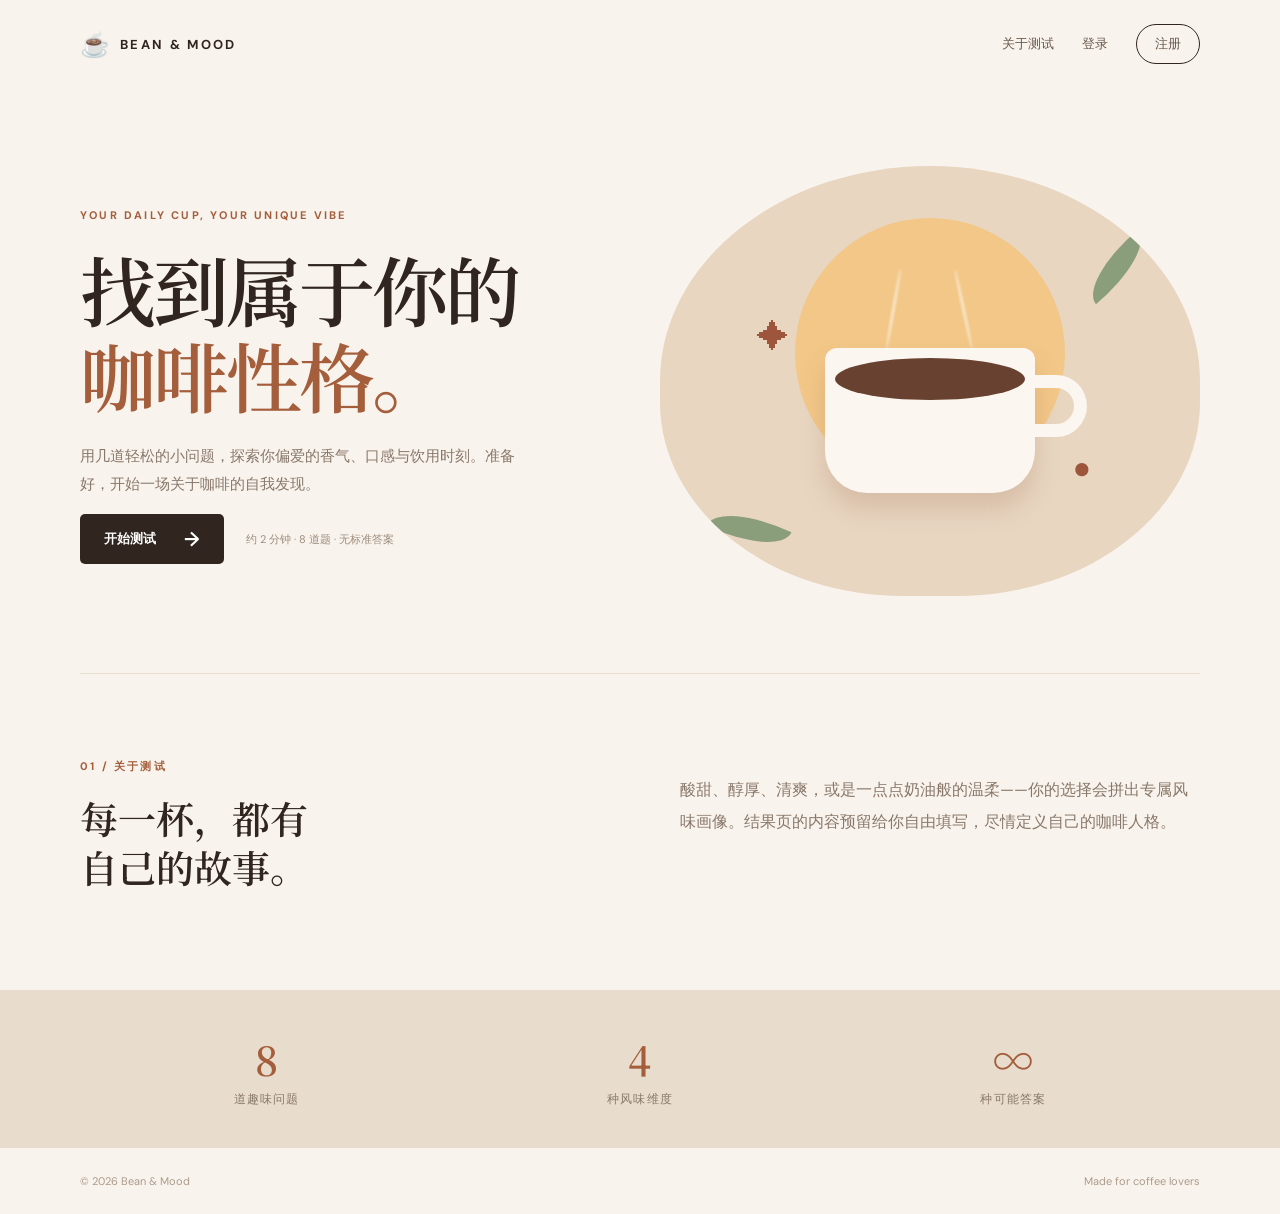
<file: index.html>
<!DOCTYPE html>
<html lang="zh-CN">
<head>
  <meta charset="UTF-8" />
  <meta name="viewport" content="width=device-width, initial-scale=1.0" />
  <title>Bean & Mood · 咖啡风味测试</title>
  <link rel="stylesheet" href="style.css" />
</head>
<body class="landing-page">
  <header class="site-header container">
    <a class="brand" href="index.html"><span class="brand-mark">☕</span><span>BEAN & MOOD</span></a>
    <nav class="nav-links"><a href="#about">关于测试</a><a href="login.html">登录</a><a class="nav-pill" href="register.html">注册</a></nav>
  </header>

  <main>
    <section class="hero container">
      <div class="hero-copy">
        <p class="eyebrow">YOUR DAILY CUP, YOUR UNIQUE VIBE</p>
        <h1>找到属于你的<br /><em>咖啡性格。</em></h1>
        <p class="hero-text">用几道轻松的小问题，探索你偏爱的香气、口感与饮用时刻。准备好，开始一场关于咖啡的自我发现。</p>
        <a class="primary-btn" href="quiz.html">开始测试 <span>→</span></a>
        <p class="meta-note">约 2 分钟 · 8 道题 · 无标准答案</p>
      </div>
      <div class="hero-art" aria-label="咖啡插画">
        <div class="sun"></div><div class="steam steam-1"></div><div class="steam steam-2"></div>
        <div class="cup"><div class="coffee"></div><div class="cup-handle"></div></div>
        <div class="bean bean-a">✦</div><div class="bean bean-b">•</div><div class="leaf leaf-a"></div><div class="leaf leaf-b"></div>
      </div>
    </section>
    <section id="about" class="intro container"><div><span class="section-label">01 / 关于测试</span><h2>每一杯，都有<br />自己的故事。</h2></div><p>酸甜、醇厚、清爽，或是一点点奶油般的温柔——你的选择会拼出专属风味画像。结果页的内容预留给你自由填写，尽情定义自己的咖啡人格。</p></section>
    <section class="feature-strip"><div class="container feature-grid"><div><strong>8</strong><span>道趣味问题</span></div><div><strong>4</strong><span>种风味维度</span></div><div><strong>∞</strong><span>种可能答案</span></div></div></section>
  </main>
  <footer class="site-footer container"><span>© 2026 Bean & Mood</span><span>Made for coffee lovers</span></footer>
</body>
</html>
</file>
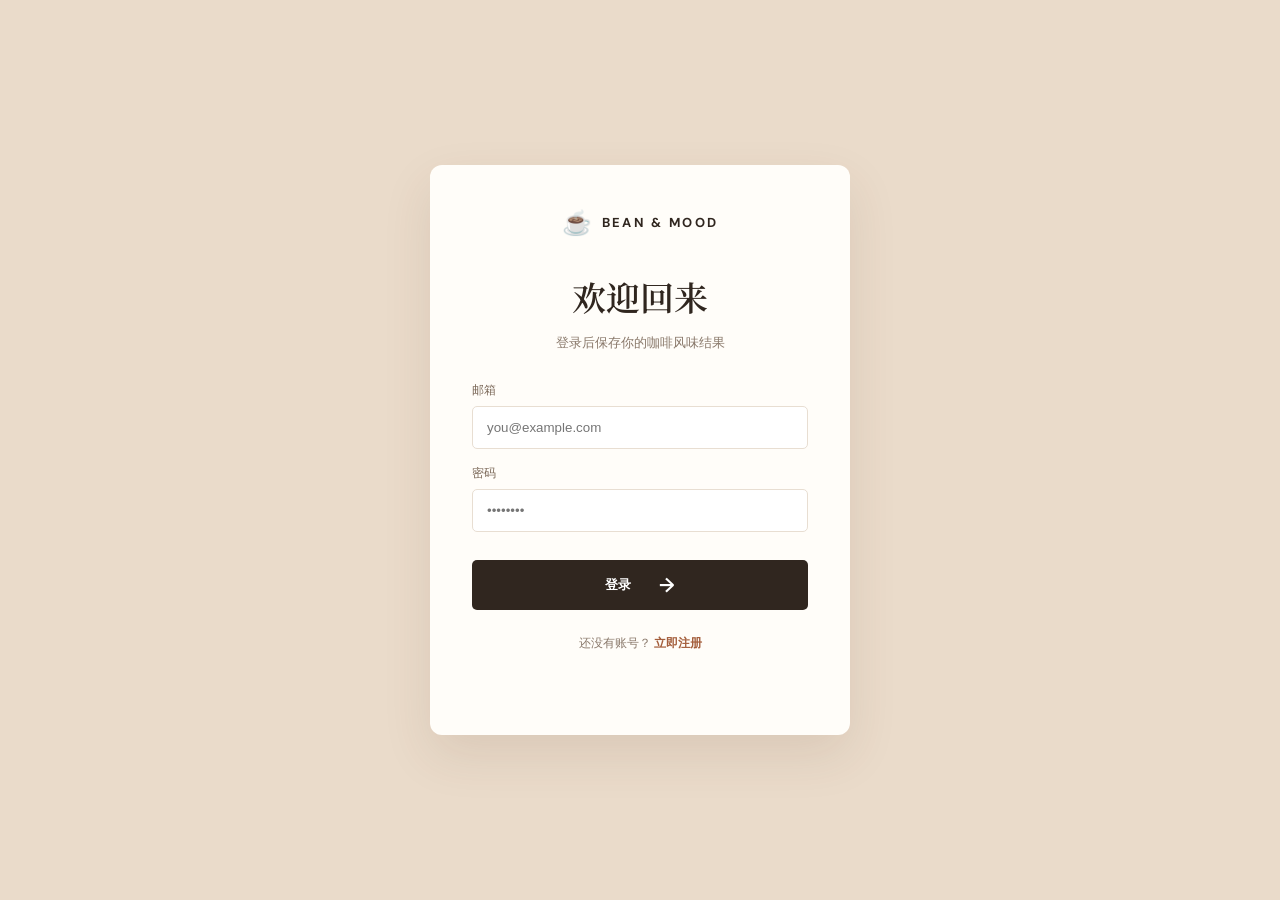
<file: login.html>
<!DOCTYPE html><html lang="zh-CN"><head><meta charset="UTF-8"/><meta name="viewport" content="width=device-width,initial-scale=1.0"/><title>登录 · Bean & Mood</title><link rel="stylesheet" href="style.css"/></head><body class="auth-page"><main class="auth-card"><a class="brand" href="index.html"><span class="brand-mark">☕</span><span>BEAN & MOOD</span></a><h1>欢迎回来</h1><p class="auth-subtitle">登录后保存你的咖啡风味结果</p><form id="loginForm"><label>邮箱<input type="email" id="loginEmail" placeholder="you@example.com" required/></label><label>密码<input type="password" id="loginPassword" placeholder="••••••••" required/></label><button class="primary-btn" type="submit">登录 <span>→</span></button></form><p class="switch-auth">还没有账号？ <a href="register.html">立即注册</a></p><p id="authMessage" class="auth-message"></p></main><script src="auth.js"></script></body></html>
</file>
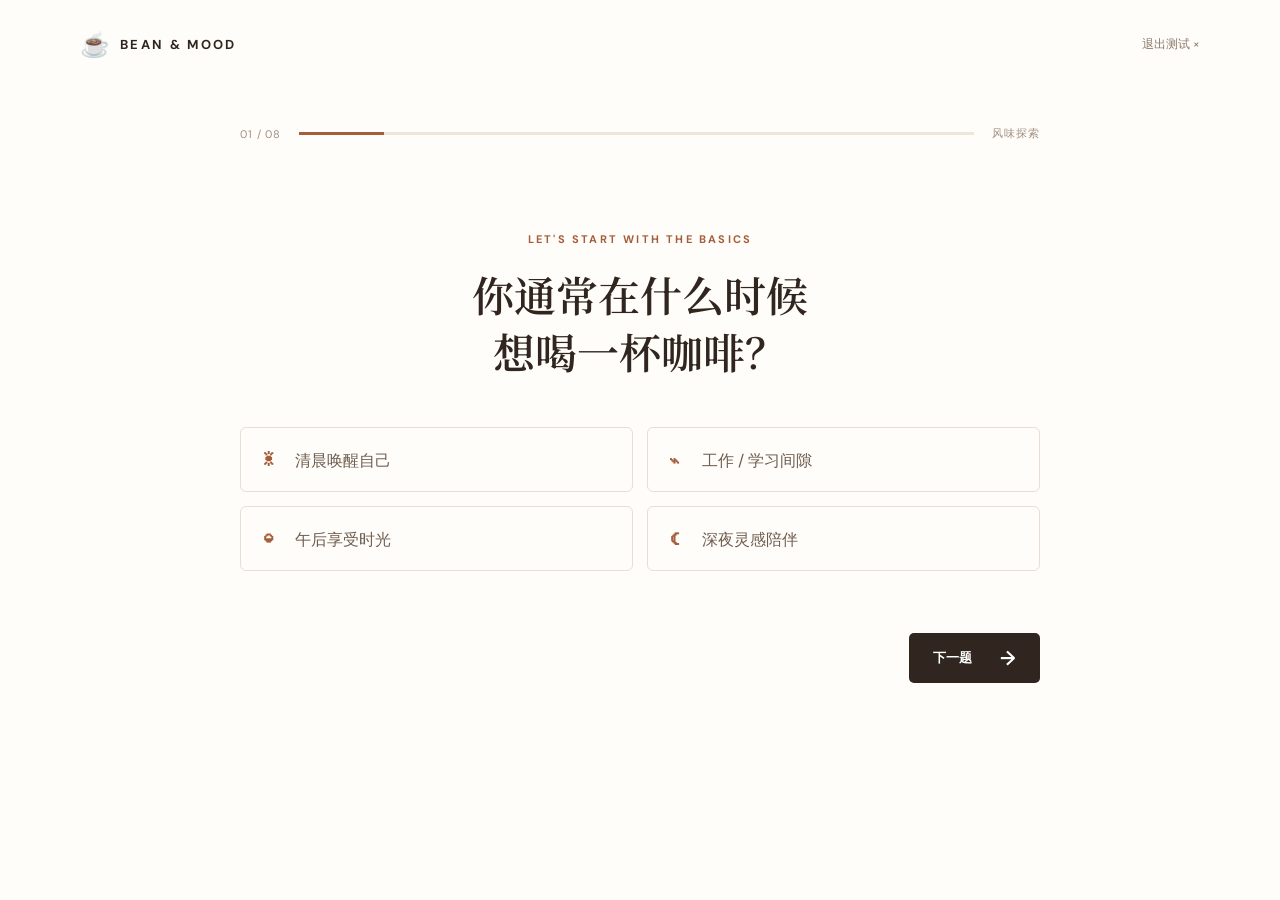
<file: quiz.html>
<!DOCTYPE html>
<html lang="zh-CN"><head><meta charset="UTF-8"/><meta name="viewport" content="width=device-width,initial-scale=1.0"/><title>风味测试 · Bean & Mood</title><link rel="stylesheet" href="style.css"/></head>
<body class="quiz-page"><header class="site-header container"><a class="brand" href="index.html"><span class="brand-mark">☕</span><span>BEAN & MOOD</span></a><a class="close-link" href="index.html">退出测试 ×</a></header>
<main class="quiz-shell container"><div class="progress-row"><span id="stepLabel">01 / 08</span><div class="progress-track"><div id="progressBar"></div></div><span>风味探索</span></div><form id="quizForm"><section class="question-card active"><p class="question-kicker">LET'S START WITH THE BASICS</p><h1>你通常在什么时候<br/>想喝一杯咖啡？</h1><div class="options"><label><input type="radio" name="q1" value="morning" required/><span><b>☀</b> 清晨唤醒自己</span></label><label><input type="radio" name="q1" value="work"/><span><b>⌁</b> 工作 / 学习间隙</span></label><label><input type="radio" name="q1" value="afternoon"/><span><b>◒</b> 午后享受时光</span></label><label><input type="radio" name="q1" value="night"/><span><b>☾</b> 深夜灵感陪伴</span></label></div></section>
<section class="question-card"><p class="question-kicker">TASTE PROFILE</p><h1>哪一种风味最让你<br/>心动？</h1><div class="options"><label><input type="radio" name="q2" value="fruity"/><span><b>✿</b> 明亮果香，酸甜清新</span></label><label><input type="radio" name="q2" value="nutty"/><span><b>◈</b> 坚果焦糖，醇厚温暖</span></label><label><input type="radio" name="q2" value="floral"/><span><b>❋</b> 花香茶感，优雅细腻</span></label><label><input type="radio" name="q2" value="chocolate"/><span><b>●</b> 黑巧克力，浓郁回甘</span></label></div></section>
<section class="question-card"><p class="question-kicker">YOUR PERFECT CUP</p><h1>你更偏爱哪种<br/>口感？</h1><div class="options"><label><input type="radio" name="q3" value="light"/><span><b>≈</b> 轻盈顺滑</span></label><label><input type="radio" name="q3" value="creamy"/><span><b>◌</b> 奶油般柔和</span></label><label><input type="radio" name="q3" value="bold"/><span><b>◆</b> 厚重饱满</span></label><label><input type="radio" name="q3" value="clean"/><span><b>＋</b> 干净利落</span></label></div></section>
<section class="question-card"><p class="question-kicker">A LITTLE RITUAL</p><h1>你的咖啡通常<br/>怎么喝？</h1><div class="options"><label><input type="radio" name="q4" value="black"/><span><b>◉</b> 黑咖啡，纯粹到底</span></label><label><input type="radio" name="q4" value="milk"/><span><b>☁</b> 加奶，温柔平衡</span></label><label><input type="radio" name="q4" value="sweet"/><span><b>✦</b> 加糖或风味糖浆</span></label><label><input type="radio" name="q4" value="iced"/><span><b>◇</b> 冰的，清爽优先</span></label></div></section>
<section class="question-card"><p class="question-kicker">SLOW DOWN</p><h1>理想的喝咖啡场景是？</h1><div class="options"><label><input type="radio" name="q5" value="alone"/><span><b>◒</b> 一个人安静发呆</span></label><label><input type="radio" name="q5" value="friends"/><span><b>♧</b> 和朋友聊天</span></label><label><input type="radio" name="q5" value="book"/><span><b>▤</b> 看书或听音乐</span></label><label><input type="radio" name="q5" value="outdoor"/><span><b>⌂</b> 在户外晒太阳</span></label></div></section>
<section class="question-card"><p class="question-kicker">TRY SOMETHING NEW</p><h1>面对咖啡菜单，<br/>你会怎么选？</h1><div class="options"><label><input type="radio" name="q6" value="familiar"/><span><b>✓</b> 点熟悉的，不踩雷</span></label><label><input type="radio" name="q6" value="recommend"/><span><b>♡</b> 听朋友推荐</span></label><label><input type="radio" name="q6" value="new"/><span><b>✧</b> 挑最特别的那杯</span></label><label><input type="radio" name="q6" value="seasonal"/><span><b>❋</b> 看当季限定</span></label></div></section>
<section class="question-card"><p class="question-kicker">COFFEE MOOD</p><h1>用一个词形容<br/>你的咖啡时刻？</h1><div class="options"><label><input type="radio" name="q7" value="energy"/><span><b>↗</b> 元气</span></label><label><input type="radio" name="q7" value="comfort"/><span><b>♡</b> 治愈</span></label><label><input type="radio" name="q7" value="focus"/><span><b>⊙</b> 专注</span></label><label><input type="radio" name="q7" value="inspire"/><span><b>✦</b> 灵感</span></label></div></section>
<section class="question-card"><p class="question-kicker">ONE LAST THING</p><h1>如果今天只能选一杯，<br/>你会选？</h1><div class="options"><label><input type="radio" name="q8" value="espresso"/><span><b>●</b> 浓缩 Espresso</span></label><label><input type="radio" name="q8" value="latte"/><span><b>☁</b> 拿铁 Latte</span></label><label><input type="radio" name="q8" value="filter"/><span><b>◒</b> 手冲 Filter</span></label><label><input type="radio" name="q8" value="coldbrew"/><span><b>◇</b> 冷萃 Cold Brew</span></label></div></section>
<div class="quiz-actions"><button type="button" id="prevBtn" class="secondary-btn">← 上一题</button><button type="button" id="nextBtn" class="primary-btn">下一题 <span>→</span></button></div></form></main><script src="quiz.js"></script></body></html>
</file>
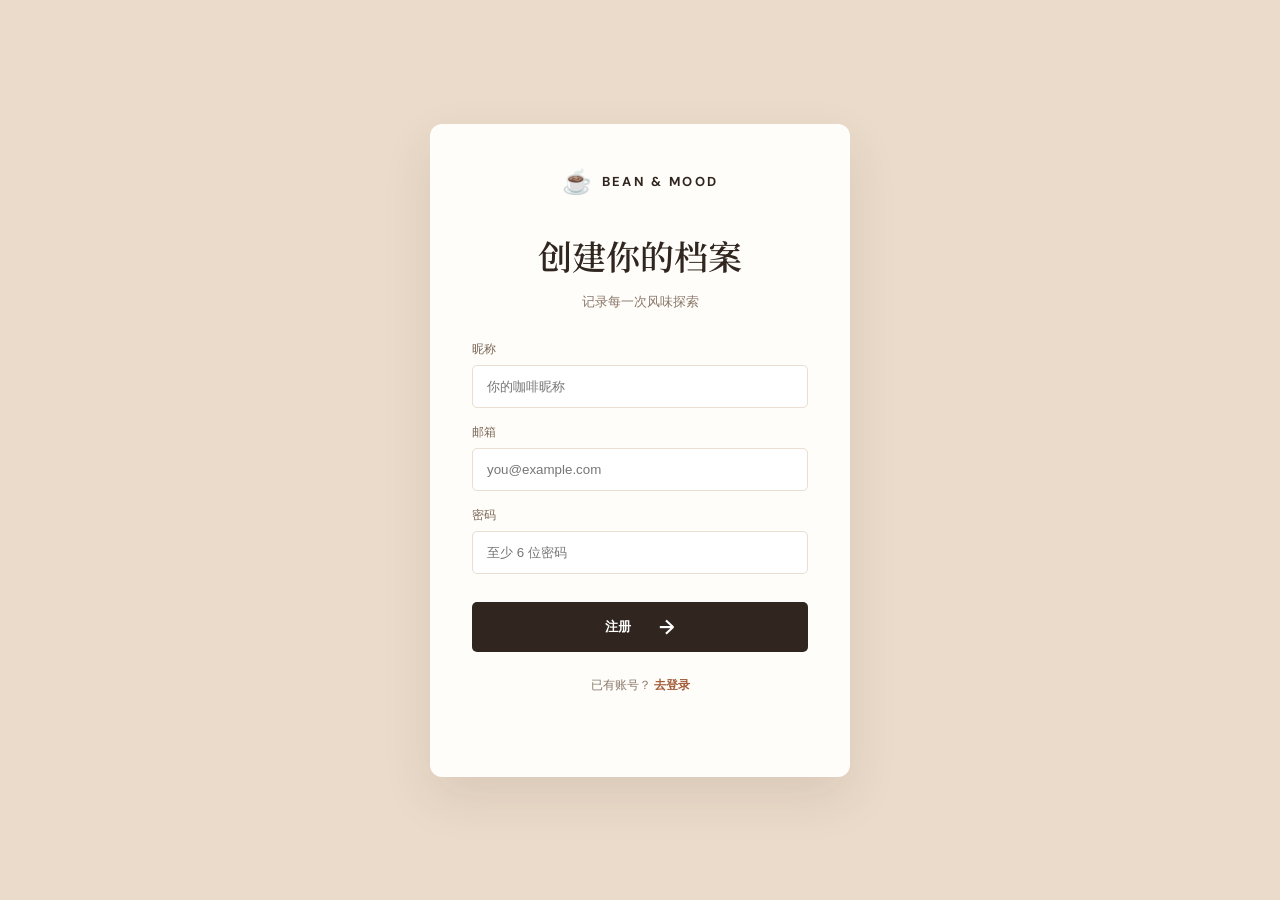
<file: register.html>
<!DOCTYPE html><html lang="zh-CN"><head><meta charset="UTF-8"/><meta name="viewport" content="width=device-width,initial-scale=1.0"/><title>注册 · Bean & Mood</title><link rel="stylesheet" href="style.css"/></head><body class="auth-page"><main class="auth-card"><a class="brand" href="index.html"><span class="brand-mark">☕</span><span>BEAN & MOOD</span></a><h1>创建你的档案</h1><p class="auth-subtitle">记录每一次风味探索</p><form id="registerForm"><label>昵称<input type="text" id="registerName" placeholder="你的咖啡昵称" required/></label><label>邮箱<input type="email" id="registerEmail" placeholder="you@example.com" required/></label><label>密码<input type="password" id="registerPassword" placeholder="至少 6 位密码" minlength="6" required/></label><button class="primary-btn" type="submit">注册 <span>→</span></button></form><p class="switch-auth">已有账号？ <a href="login.html">去登录</a></p><p id="authMessage" class="auth-message"></p></main><script src="auth.js"></script></body></html>
</file>
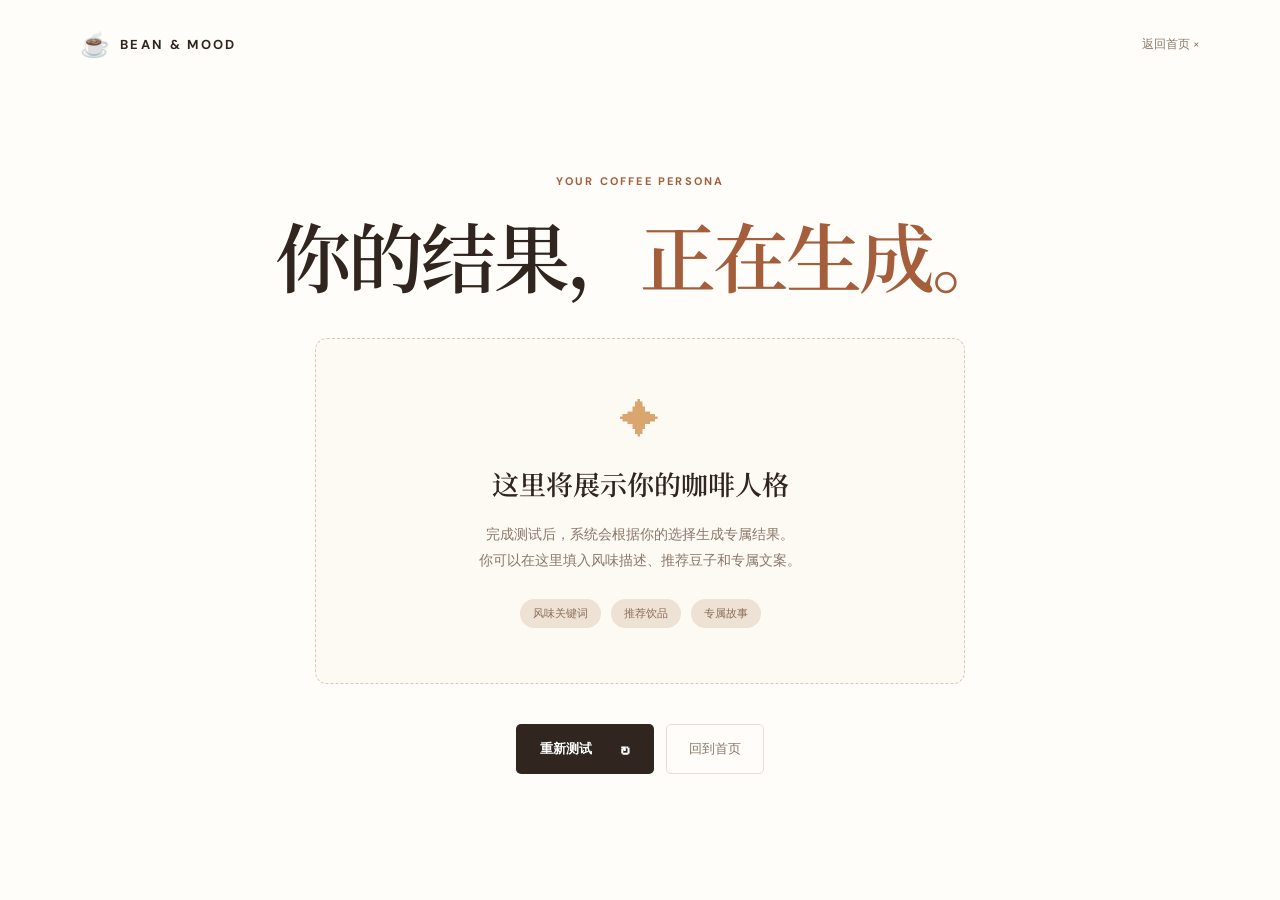
<file: result.html>
<!DOCTYPE html><html lang="zh-CN"><head><meta charset="UTF-8"/><meta name="viewport" content="width=device-width,initial-scale=1.0"/><title>你的咖啡结果 · Bean & Mood</title><link rel="stylesheet" href="style.css"/></head><body class="result-page"><header class="site-header container"><a class="brand" href="index.html"><span class="brand-mark">☕</span><span>BEAN & MOOD</span></a><a class="close-link" href="index.html">返回首页 ×</a></header><main class="result-shell container"><p class="eyebrow">YOUR COFFEE PERSONA</p><h1>你的结果，<em>正在生成。</em></h1><div class="result-placeholder"><span class="result-icon">✦</span><h2>这里将展示你的咖啡人格</h2><p>完成测试后，系统会根据你的选择生成专属结果。<br/>你可以在这里填入风味描述、推荐豆子和专属文案。</p><div class="result-tags"><span>风味关键词</span><span>推荐饮品</span><span>专属故事</span></div></div><div class="result-actions"><a class="primary-btn" href="quiz.html">重新测试 <span>↻</span></a><a class="secondary-btn" href="index.html">回到首页</a></div></main></body></html>
</file>
<file: style.css>
@import url('https://fonts.googleapis.com/css2?family=DM+Sans:wght@400;500;600;700&family=Noto+Serif+SC:wght@500;600;700&display=swap');
:root{--ink:#30261f;--muted:#89786a;--cream:#f8f3ec;--paper:#fffdf9;--coffee:#a45e3c;--line:#e8ded2;--accent:#d8a66e}*{box-sizing:border-box}body{margin:0;color:var(--ink);background:var(--cream);font-family:'DM Sans','Microsoft YaHei',sans-serif}a{text-decoration:none;color:inherit}.container{width:min(1120px,calc(100% - 48px));margin:auto}.site-header{height:88px;display:flex;align-items:center;justify-content:space-between}.brand{display:flex;align-items:center;gap:10px;letter-spacing:.18em;font-size:13px;font-weight:700}.brand-mark{font-size:24px;letter-spacing:0}.nav-links{display:flex;align-items:center;gap:28px;color:#68584c;font-size:13px}.nav-pill{border:1px solid var(--ink);padding:10px 18px;border-radius:30px}.hero{min-height:585px;display:grid;grid-template-columns:1fr 1fr;align-items:center;gap:40px}.eyebrow,.section-label,.question-kicker{font-size:11px;letter-spacing:.2em;color:var(--coffee);font-weight:700}.hero h1,.result-shell h1{font:600 clamp(45px,6vw,76px)/1.13 'Noto Serif SC',serif;letter-spacing:-.04em;margin:24px 0}.hero h1 em,.result-shell h1 em{font-style:normal;color:var(--coffee)}.hero-text{max-width:445px;line-height:1.9;color:var(--muted);font-size:15px}.primary-btn{display:inline-flex;align-items:center;justify-content:center;gap:28px;background:var(--ink);color:#fff;padding:16px 24px;border-radius:5px;font:600 13px 'DM Sans';border:0;cursor:pointer}.primary-btn span{font-size:20px;line-height:0}.meta-note{display:inline-block;margin-left:18px;color:#9d8c7d;font-size:11px}.hero-art{height:430px;position:relative;background:#e8d6c1;border-radius:50% 50% 45% 45%;overflow:hidden}.sun{position:absolute;width:270px;height:270px;background:#f2c787;border-radius:50%;top:52px;left:50%;transform:translateX(-50%)}.cup{position:absolute;z-index:2;width:210px;height:145px;background:#fbf7f0;border-radius:12px 12px 42px 42px;left:50%;top:182px;transform:translateX(-50%);box-shadow:0 16px 25px #a7785c44}.coffee{position:absolute;inset:10px 10px auto;height:42px;background:#684130;border-radius:50%}.cup-handle{position:absolute;width:62px;height:62px;border:13px solid #fbf7f0;border-left:0;border-radius:0 50% 50% 0;right:-52px;top:27px}.steam{position:absolute;z-index:3;width:3px;height:82px;background:#fff8;top:102px;border-radius:50%;filter:blur(1px)}.steam-1{left:43%;transform:rotate(10deg)}.steam-2{left:56%;transform:rotate(-12deg)}.bean{position:absolute;font-size:32px;color:#9d563b}.bean-a{left:18%;top:35%}.bean-b{right:20%;bottom:21%;font-size:55px}.leaf{position:absolute;width:80px;height:30px;background:#73906c;border-radius:100% 0 100% 0;opacity:.8}.leaf-a{bottom:12%;left:9%;transform:rotate(25deg)}.leaf-b{top:20%;right:8%;transform:rotate(-40deg)}.intro{padding:80px 0;display:grid;grid-template-columns:1fr 1fr;gap:80px;border-top:1px solid var(--line)}.intro h2{font:600 38px/1.3 'Noto Serif SC',serif;margin:18px 0}.intro p{color:var(--muted);line-height:2;margin:20px 0}.feature-strip{background:#e8dccd;padding:40px 0}.feature-grid{display:grid;grid-template-columns:repeat(3,1fr);text-align:center}.feature-grid strong{display:block;font:600 40px 'Noto Serif SC';color:var(--coffee)}.feature-grid span{font-size:12px;color:var(--muted);letter-spacing:.1em}.site-footer{padding:26px 0;display:flex;justify-content:space-between;color:#ad9c8c;font-size:11px}.quiz-page,.result-page{background:var(--paper);min-height:100vh}.close-link{font-size:12px;color:var(--muted)}.quiz-shell{max-width:800px;padding:38px 0 70px}.progress-row{display:flex;gap:18px;align-items:center;color:#a18f80;font-size:11px;letter-spacing:.08em}.progress-track{height:3px;flex:1;background:#eee5db}.progress-track div{height:100%;background:var(--coffee);transition:width .3s}.question-card{display:none;text-align:center;padding:80px 0 40px}.question-card.active{display:block}.question-card h1{font:600 42px/1.35 'Noto Serif SC',serif;margin:20px 0 48px}.options{display:grid;grid-template-columns:1fr 1fr;gap:14px;text-align:left}.options input{display:none}.options label span{display:block;border:1px solid var(--line);border-radius:6px;padding:19px 22px;color:#6f5e50;transition:.2s;cursor:pointer}.options label span b{display:inline-block;width:28px;color:var(--coffee);font-size:19px}.options input:checked+span{border-color:var(--coffee);background:#f8eee6;color:var(--ink);box-shadow:0 4px 12px #a45e3c12}.quiz-actions{display:flex;justify-content:space-between;align-items:center;margin-top:22px}.secondary-btn{display:inline-flex;align-items:center;justify-content:center;padding:15px 22px;border:1px solid var(--line);border-radius:5px;color:var(--muted);font-size:13px;background:transparent;cursor:pointer}.shake{animation:shake .35s}@keyframes shake{25%{transform:translateX(-8px)}75%{transform:translateX(8px)}}.result-shell{text-align:center;padding:75px 0}.result-placeholder{max-width:650px;margin:40px auto;padding:55px 30px;border:1px dashed #d8c8b8;border-radius:12px;background:#fdf9f3}.result-icon{display:block;font-size:40px;color:var(--accent)}.result-placeholder h2{font:600 27px 'Noto Serif SC';margin:18px}.result-placeholder p{color:var(--muted);line-height:1.9;font-size:14px}.result-tags{display:flex;justify-content:center;gap:10px;margin-top:25px}.result-tags span{background:#eee2d4;color:#8a6d57;border-radius:20px;padding:7px 13px;font-size:11px}.result-actions{display:flex;justify-content:center;gap:12px}.auth-page{min-height:100vh;display:grid;place-items:center;background:#eadbca}.auth-card{width:min(420px,calc(100% - 36px));background:var(--paper);border-radius:12px;padding:42px;box-shadow:0 20px 50px #5c39201c}.auth-card .brand{justify-content:center;margin-bottom:34px}.auth-card h1{text-align:center;font:600 34px 'Noto Serif SC';margin:0 0 10px}.auth-subtitle{text-align:center;color:var(--muted);font-size:13px;margin-bottom:30px}.auth-card label{display:block;font-size:12px;color:#796656;margin:16px 0}.auth-card input{display:block;width:100%;padding:13px 14px;border:1px solid var(--line);border-radius:5px;margin-top:7px;font:14px inherit;background:#fff}.auth-card .primary-btn{width:100%;margin-top:12px}.switch-auth{text-align:center;color:var(--muted);font-size:12px;margin:25px 0 0}.switch-auth a{color:var(--coffee);font-weight:700}.auth-message{text-align:center;color:var(--coffee);font-size:12px;min-height:17px}
@media(max-width:720px){.container{width:min(100% - 32px,560px)}.site-header{height:72px}.nav-links a:first-child{display:none}.hero{grid-template-columns:1fr;min-height:auto;padding:55px 0 70px}.hero-art{height:300px;order:-1}.sun{width:190px;height:190px;top:28px}.cup{top:125px;transform:translateX(-50%) scale(.78)}.intro{grid-template-columns:1fr;gap:0;padding:55px 0}.feature-grid strong{font-size:30px}.question-card{padding:55px 0 28px}.question-card h1{font-size:31px;margin-bottom:32px}.options{grid-template-columns:1fr}.meta-note{display:block;margin:16px 0}.site-footer{font-size:10px}.auth-card{padding:30px 24px}}
</file>
